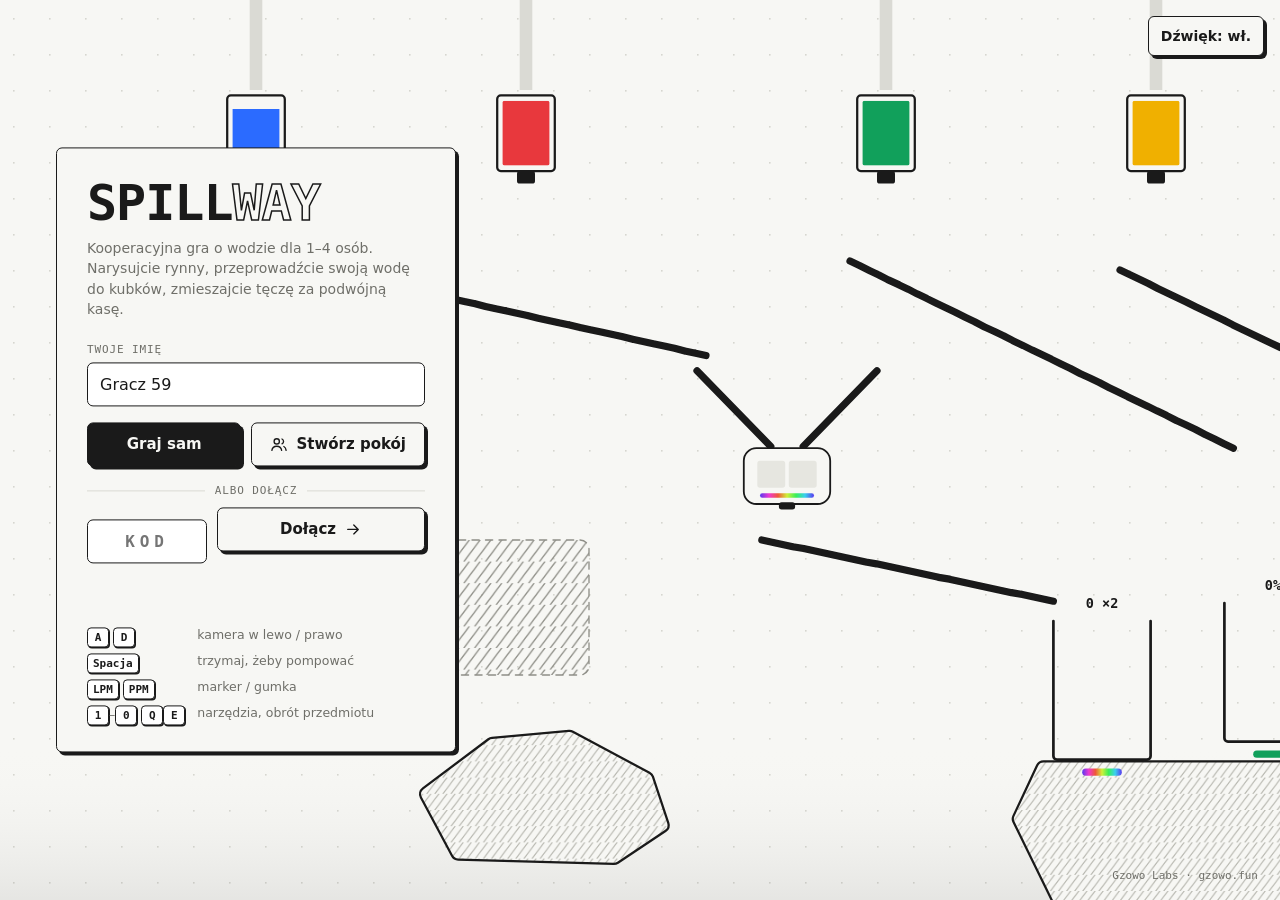
<file: index.html>
<!doctype html>
<html lang="pl">
<head>
<meta charset="utf-8">
<meta name="viewport" content="width=device-width,initial-scale=1">
<title>Spillway</title>
<meta name="description" content="Kooperacyjna gra o wodzie dla 1–4 osób. Narysujcie rynny i przeprowadźcie wodę do kubków.">
<meta name="theme-color" content="#F7F7F4">
<link rel="icon" href="data:image/svg+xml,%3Csvg xmlns='http://www.w3.org/2000/svg' viewBox='0 0 32 32'%3E%3Crect width='32' height='32' rx='6' fill='%23F7F7F4'/%3E%3Cpath d='M16 5c4 5.5 7.5 9.4 7.5 13.6a7.5 7.5 0 0 1-15 0C8.5 14.4 12 10.5 16 5z' fill='%232B6BFF' stroke='%231A1A1A' stroke-width='2'/%3E%3C/svg%3E">
<link rel="stylesheet" href="css/app.css">
</head>
<body>
<script type="module" src="src/main.js"></script>
</body>
</html>
</file>
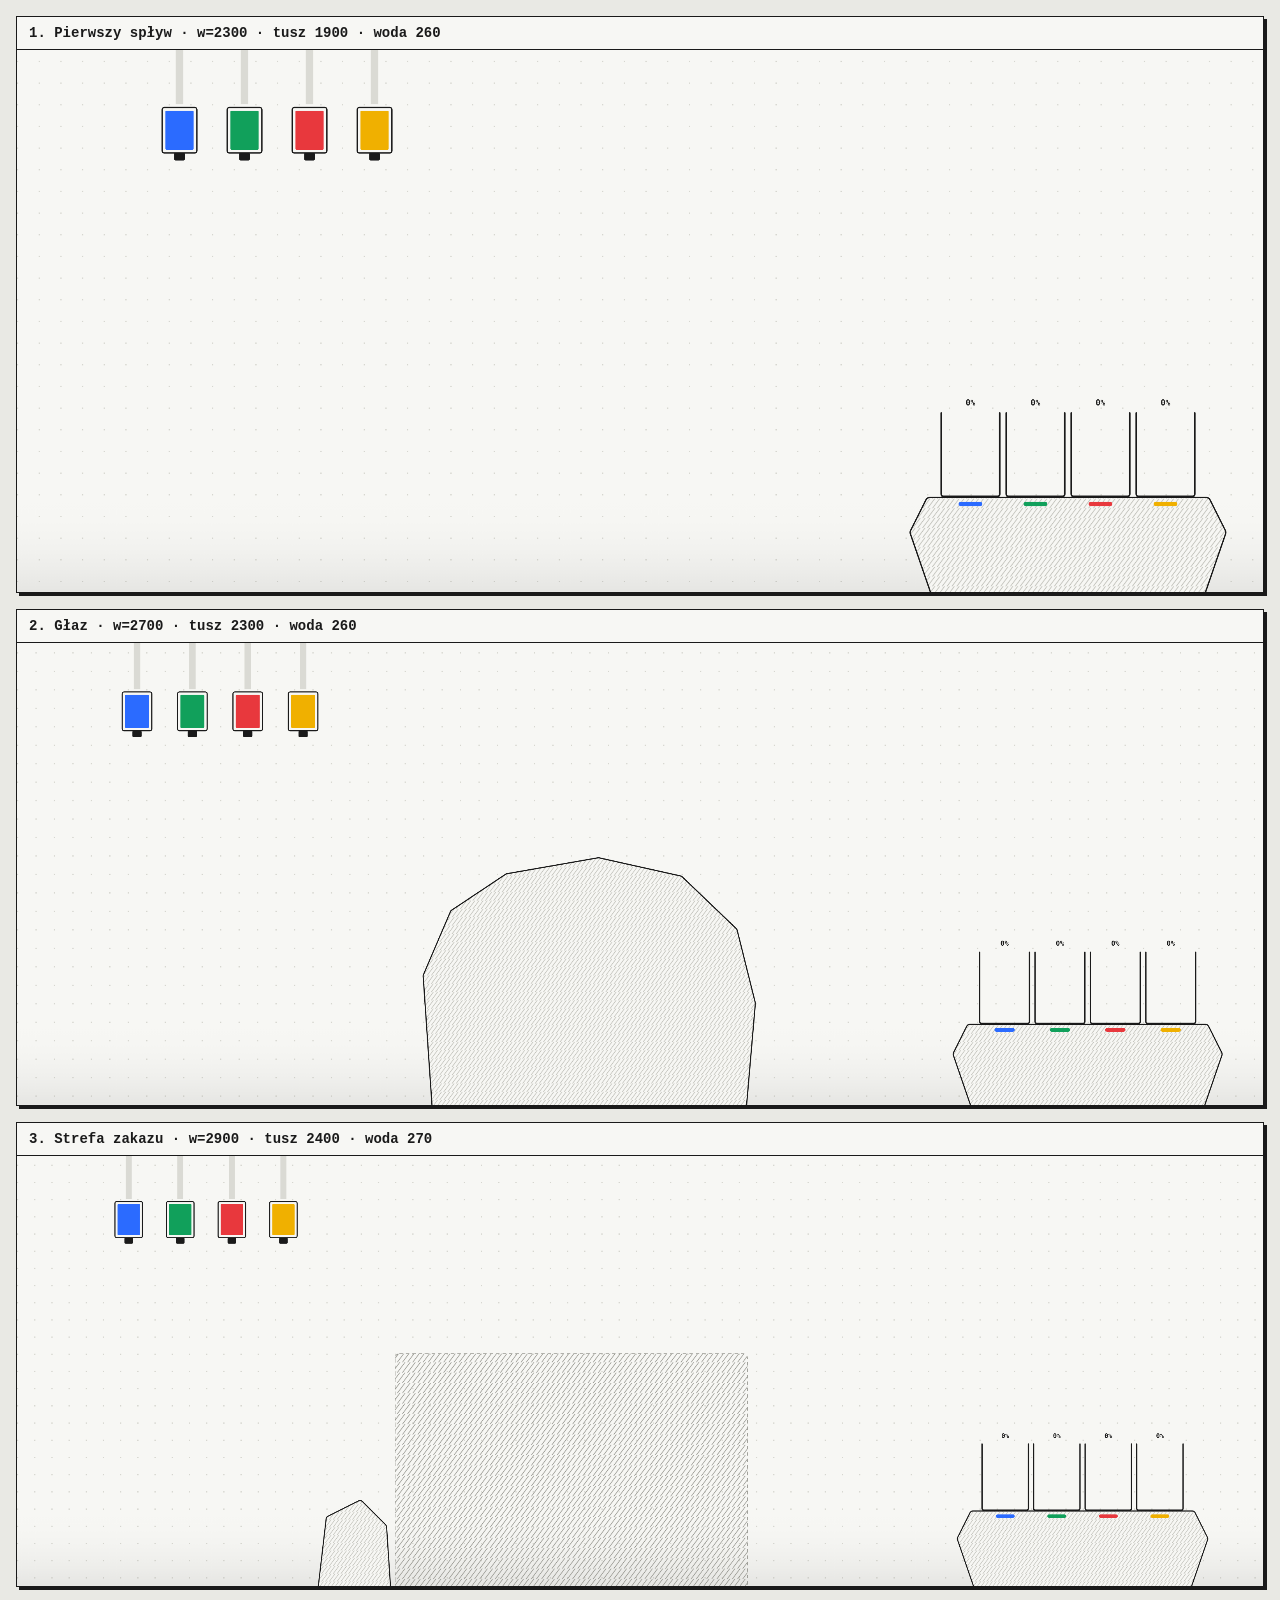
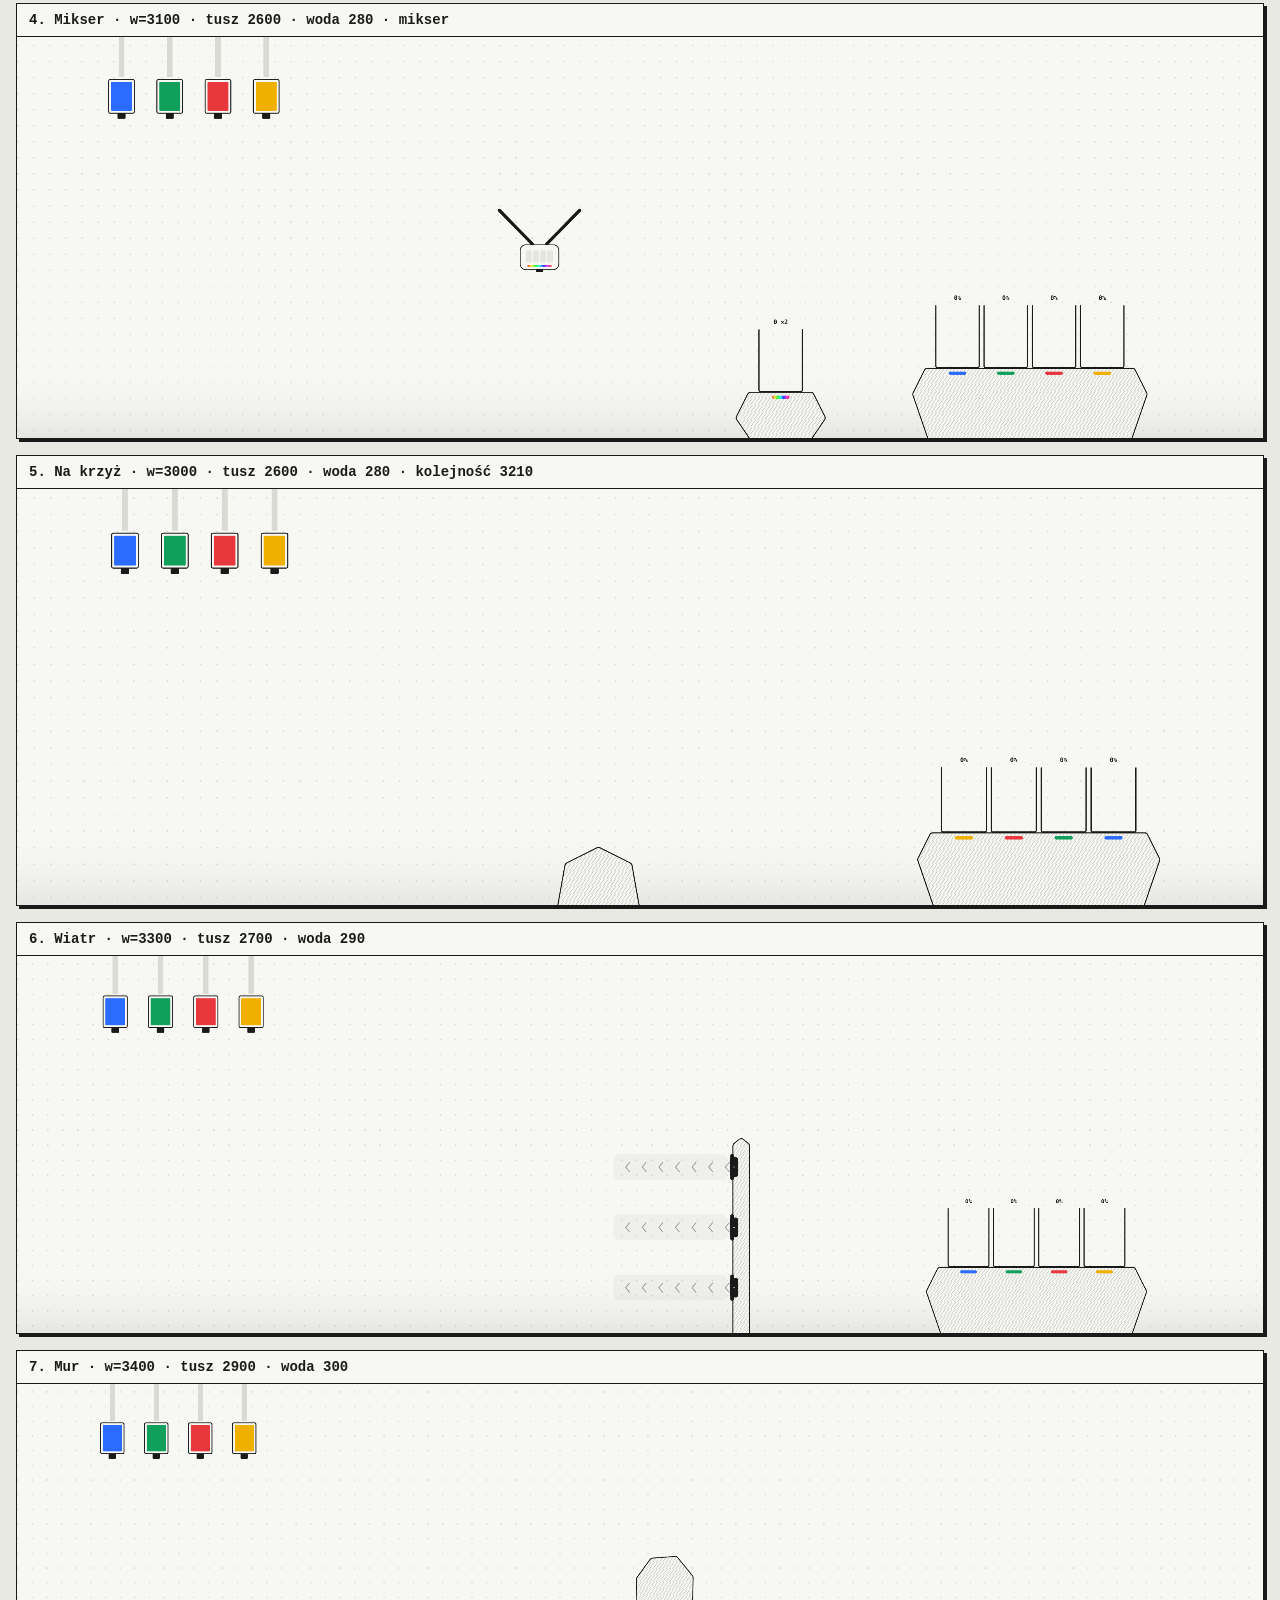
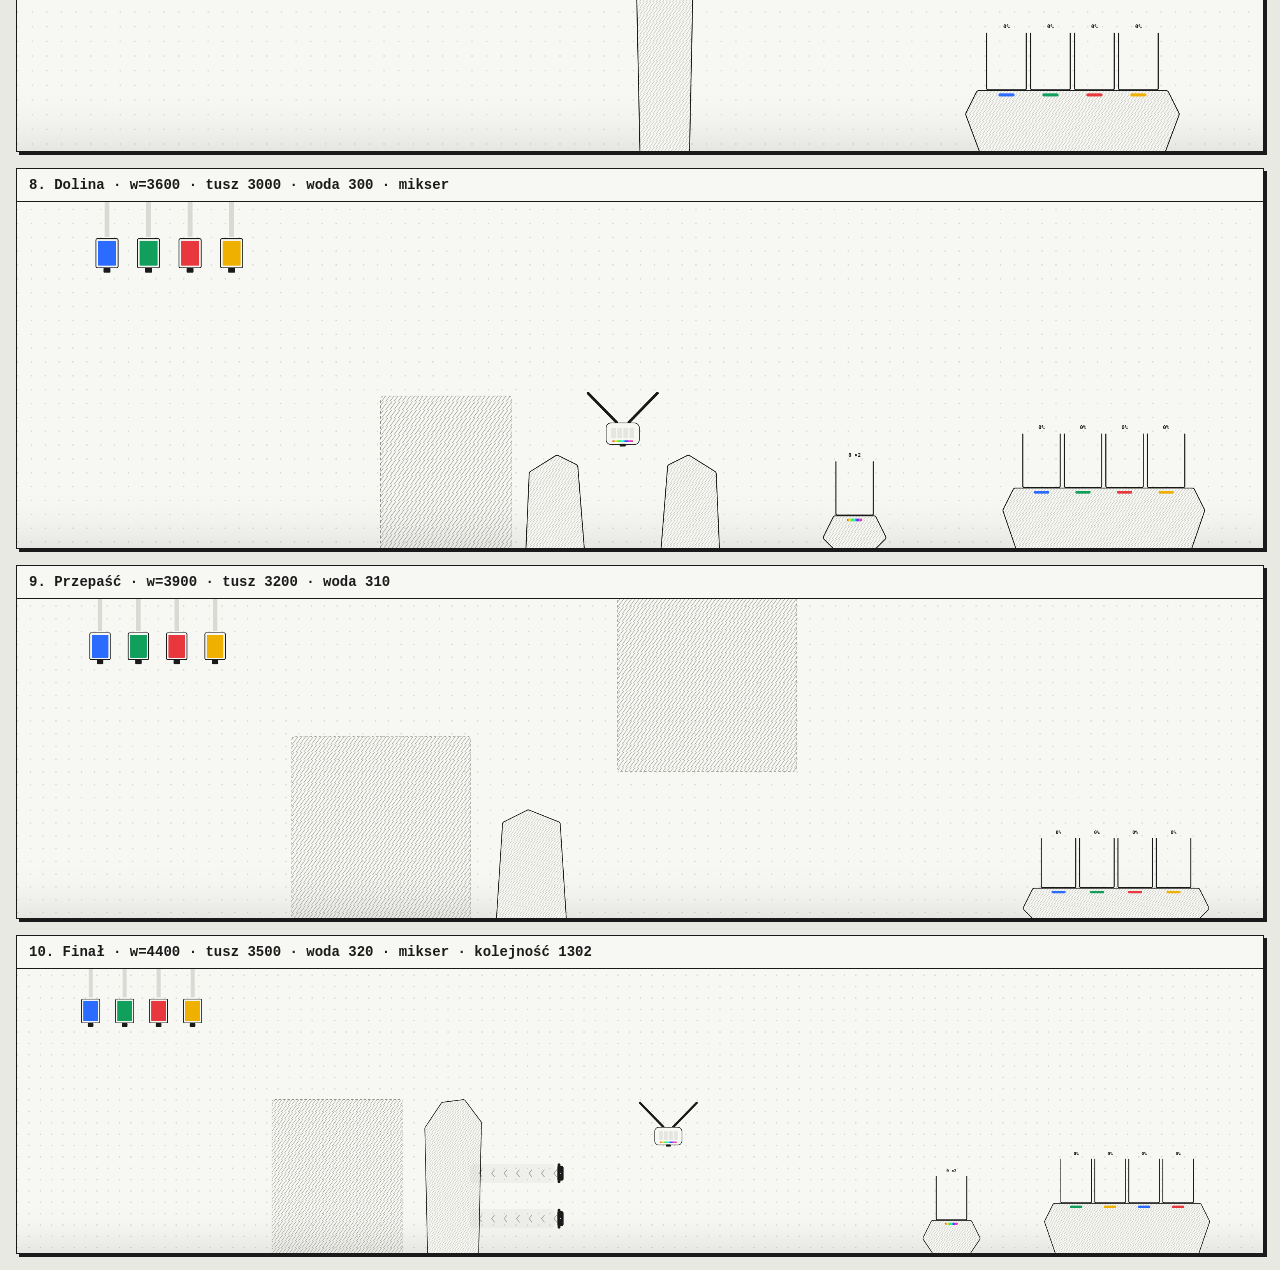
<file: Niepotrzebne/levels.html>
<!doctype html>
<html lang="pl">
<head>
<meta charset="utf-8">
<title>Spillway · poziomy</title>
<style>
  body { margin: 0; background: #E9E9E4; font: 600 14px "SF Mono", ui-monospace, monospace; color: #1A1A1A; }
  .lv { margin: 16px; background: #F7F7F4; border: 1.5px solid #1A1A1A; box-shadow: 3px 3px 0 #1A1A1A; }
  .lv h2 { margin: 0; padding: 8px 12px; font-size: 14px; border-bottom: 1.5px solid #1A1A1A; }
  canvas { display: block; width: 100%; }
</style>
</head>
<body>
<script type="module">
import { World } from '../src/sim/world.js';
import { LEVELS } from '../src/sim/levels.js';
import { Painter } from '../src/render/painter.js';
import { STYLE } from '../src/style.js';

const n = +(new URLSearchParams(location.search).get('n') || 4);
const W0 = 1600;
LEVELS.forEach((lv, i) => {
  const box = document.createElement('div');
  box.className = 'lv';
  box.innerHTML = `<h2>${i + 1}. ${lv.name} · w=${lv.w} · tusz ${lv.ink} · woda ${lv.water}${lv.mixer ? ' · mikser' : ''}${lv.order ? ' · kolejność ' + lv.order.join('') : ''}</h2>`;
  const c = document.createElement('canvas');
  const scale = W0 / lv.w, h = Math.round(1000 * scale);
  c.width = W0 * 2; c.height = h * 2;
  c.style.aspectRatio = `${W0} / ${h}`;
  box.append(c);
  document.body.append(box);
  const w = new World(lv, { n, seed: 1 });
  const p = new Painter(STYLE);
  p.bg(c.getContext('2d'), w, 0, scale, 2, W0, h, 0);
  const g = c.getContext('2d');
  const f = document.createElement('canvas'); f.width = c.width; f.height = c.height;
  p.front(f.getContext('2d'), w, 0, scale, 2, W0, h, 0);
  g.setTransform(1, 0, 0, 1, 0, 0);
  g.drawImage(f, 0, 0);
});
</script>
</body>
</html>
</file>
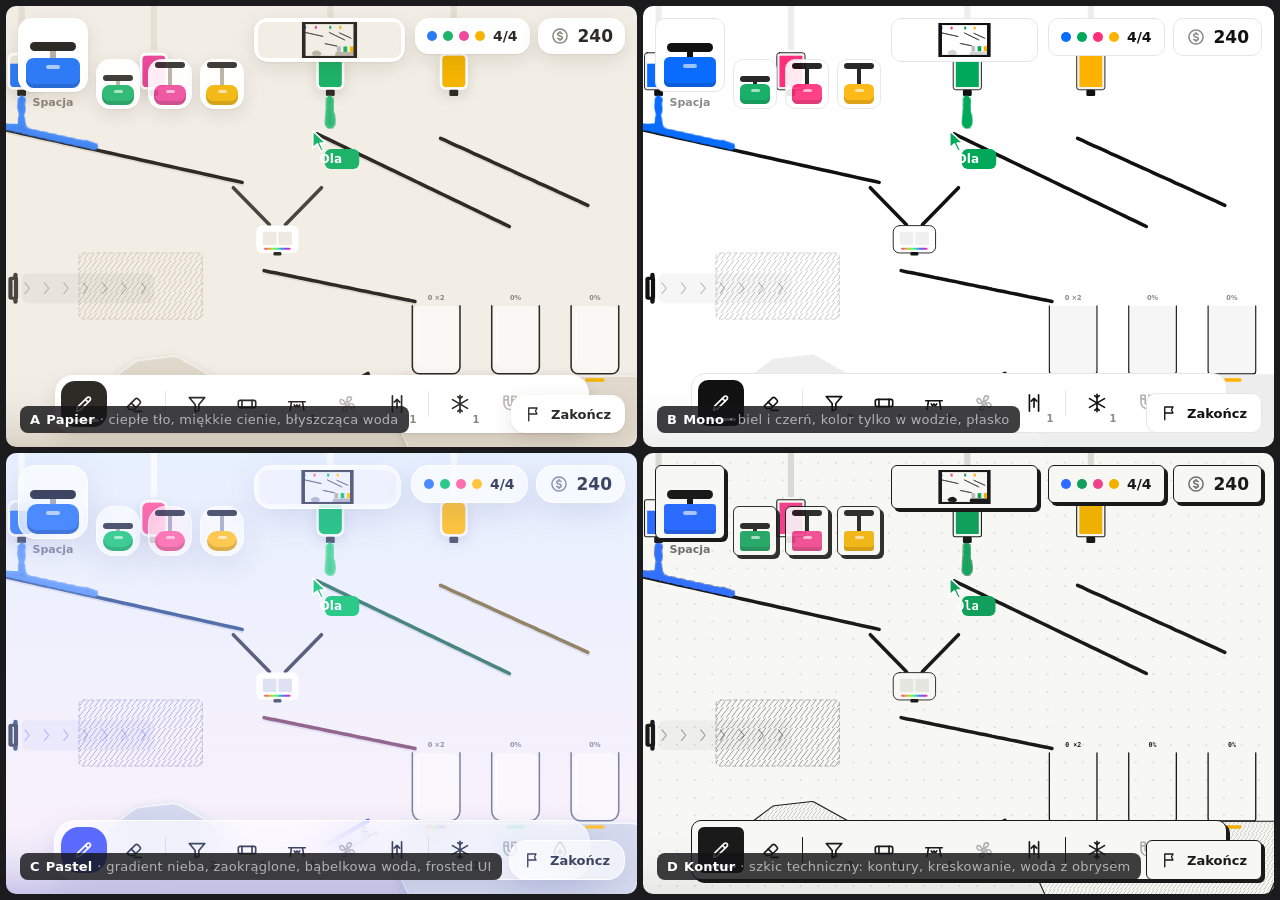
<file: Niepotrzebne/style-variants.html>
<!doctype html>
<html lang="pl">
<head>
<meta charset="utf-8">
<meta name="viewport" content="width=device-width,initial-scale=1">
<title>Spillway · warianty stylu</title>
<style>
  :root { --font: "SF Pro Rounded", ui-rounded, -apple-system, system-ui, sans-serif; }
  * { box-sizing: border-box; margin: 0; }
  html, body { height: 100%; background: #1b1b1d; overflow: hidden; font-family: -apple-system, system-ui, sans-serif; }
  #grid { display: grid; grid-template-columns: 1fr 1fr; grid-template-rows: 1fr 1fr; gap: 6px; height: 100vh; padding: 6px; }
  #grid.solo { grid-template-columns: 1fr; grid-template-rows: 1fr; }
  #grid.solo .tile:not(.on) { display: none; }
  .tile { position: relative; overflow: hidden; border-radius: 10px; cursor: zoom-in; }
  #grid.solo .tile { cursor: zoom-out; border-radius: 0; }
  .tile canvas { position: absolute; inset: 0; width: 100%; height: 100%; display: block; }
  .tag { position: absolute; left: 14px; bottom: 14px; z-index: 5; font: 600 13px -apple-system, system-ui; padding: 6px 10px; border-radius: 8px; background: rgba(20,20,22,.82); color: #fff; letter-spacing: .02em; }
  .tag b { font-weight: 800; margin-right: 6px; }
  .hud { position: absolute; inset: 0; pointer-events: none; font-family: var(--f); color: var(--ink); }
  .top { position: absolute; top: 12px; left: 12px; right: 12px; display: flex; align-items: flex-start; justify-content: space-between; gap: 10px; }
  .pill { display: flex; align-items: center; gap: 8px; padding: 8px 12px; background: var(--panel); border: var(--bd); border-radius: var(--r); box-shadow: var(--sh); backdrop-filter: var(--blur); -webkit-backdrop-filter: var(--blur); font-size: 14px; font-weight: 600; }
  .pumps { display: flex; gap: 8px; align-items: flex-end; }
  .plunger { position: relative; width: 70px; height: 74px; padding: 0; display: flex; justify-content: center; }
  .plunger .handle { position: absolute; top: 4px; left: 50%; width: 46px; margin-left: -23px; transition: transform .12s cubic-bezier(.3,1.4,.6,1); }
  .plunger .bar { display: block; height: 9px; border-radius: 5px; background: var(--ink); }
  .plunger .rod { display: block; width: 6px; height: 30px; margin: 0 auto; background: var(--rod); }
  .plunger .box { position: absolute; bottom: 4px; left: 8px; right: 8px; height: 30px; border-radius: calc(var(--r) * .55); background: var(--c); box-shadow: inset 0 -4px 0 rgba(0,0,0,.14); }
  .plunger .box::after { content: ""; position: absolute; left: 50%; top: 7px; width: 14px; height: 4px; margin-left: -7px; border-radius: 2px; background: rgba(255,255,255,.6); }
  .plunger.down .handle { transform: translateY(20px); }
  .plunger.small { width: 44px; height: 50px; opacity: .9; }
  .plunger.small .handle { width: 30px; margin-left: -15px; top: 3px; }
  .plunger.small .bar { height: 6px; }
  .plunger.small .rod { height: 20px; width: 4px; }
  .plunger.small .box { height: 20px; left: 6px; right: 6px; }
  .plunger.small.down .handle { transform: translateY(13px); }
  .plunger.small .box::after { top: 5px; width: 9px; margin-left: -4.5px; height: 3px; }
  .pwrap { display: flex; flex-direction: column; align-items: center; gap: 4px; }
  .pwrap small { font-size: 11px; font-weight: 600; color: var(--sub); }
  .mini { width: 220px; height: 44px; padding: 4px; }
  .mini canvas { position: static; width: 100%; height: 100%; border-radius: calc(var(--r) * .5); }
  .money { font-variant-numeric: tabular-nums; font-size: 17px; font-weight: 700; }
  .money .ic { color: var(--sub); }
  .who { display: flex; gap: 6px; }
  .who i { width: 10px; height: 10px; border-radius: 50%; background: var(--c); display: inline-block; }
  .bar2 { position: absolute; left: 50%; bottom: 14px; transform: translateX(-50%); display: flex; align-items: center; gap: 4px; padding: 6px; background: var(--panel); border: var(--bd); border-radius: calc(var(--r) + 4px); box-shadow: var(--sh); backdrop-filter: var(--blur); -webkit-backdrop-filter: var(--blur); }
  .slot { position: relative; width: 46px; height: 46px; border-radius: var(--r); display: grid; place-items: center; color: var(--ink); }
  .slot.sel { background: var(--sel); color: var(--selInk); }
  .slot .n { position: absolute; right: 3px; bottom: 2px; font-size: 10px; font-weight: 700; color: var(--sub); font-variant-numeric: tabular-nums; }
  .slot.sel .n { color: var(--selInk); opacity: .7; }
  .slot.off { opacity: .32; }
  .slot .ink { position: absolute; left: 8px; right: 8px; bottom: 5px; height: 3px; border-radius: 2px; background: var(--track); overflow: hidden; }
  .slot .ink i { display: block; height: 100%; width: 64%; background: currentColor; }
  .sep { width: 1px; height: 26px; background: var(--sep); margin: 0 4px; }
  .end { position: absolute; right: 12px; bottom: 14px; }
  .btn { padding: 10px 14px; font-weight: 650; font-size: 13px; }
</style>
</head>
<body>
<div id="grid"></div>
<script type="module">
import { World } from '../src/sim/world.js';
import { WaterRenderer } from '../src/render/water.js';
import { Painter, VIEW_H } from '../src/render/painter.js';
import { icon } from '../src/ui/icons.js';

const demo = {
  name: 'demo', w: 1600, water: 99999, ink: 3000,
  tanks: [120, 1100, 150], shelf: [1240, 1420, 830], order: [1, 3],
  mixer: [700, 500], rainbowCup: [1060, 830],
  rocks: [
    [980, 835, 1520, 835, 1550, 900, 1500, 1010, 1000, 1010, 950, 900],
    [300, 860, 380, 800, 470, 790, 560, 840, 580, 900, 520, 940, 340, 935],
  ],
  nodraw: [[250, 560, 280, 150]],
};

const W = new World(demo, { n: 4, seed: 3, inv: [{}, {}, {}, {}] });
const tx = [120, 820, 420, 1100];
W.tanks.forEach((t, i) => { t.x = tx[i]; t.total = 260; t.left = 260; });
W.cups[0].x = 1240; W.cups[1].x = 1420; W.mixer.need = [0, 2];
W.rebuild();
const line = (p, x0, y0, x1, y1) => { const d = []; const n = Math.ceil(Math.hypot(x1 - x0, y1 - y0) / 14); for (let i = 0; i <= n; i++) d.push(Math.round((x0 + (x1 - x0) * i / n) * 2), Math.round((y0 + (y1 - y0) * i / n) * 2)); W.apply({ t: 'l', p, d }); };
line(0, 80, 280, 620, 400);
line(2, 670, 600, 1012, 670);
line(1, 790, 290, 1226, 500);
line(3, 1070, 300, 1404, 452);
W.inv[0].fan = 1; W.apply({ t: 'i', p: 0, k: 'fan', x: 120 * 2, y: 640 * 2, a: 0 });
W.inv[3].tramp = 1; W.apply({ t: 'i', p: 3, k: 'tramp', x: 860 * 2, y: 860 * 2, a: 22 });

const font = (f) => `${f}`;
const V = [
  {
    id: 'A', name: 'Papier', note: 'ciepłe tło, miękkie cienie, błyszcząca woda',
    css: { '--f': '"SF Pro Rounded", ui-rounded, -apple-system, system-ui', '--ink': '#2E2B27', '--sub': '#8C857B', '--panel': '#FFFFFF', '--bd': '0', '--r': '14px', '--sh': '0 6px 20px rgba(70,50,20,.12), 0 1px 2px rgba(70,50,20,.08)', '--blur': 'none', '--sel': '#2E2B27', '--selInk': '#FFFFFF', '--track': '#EAE4D9', '--sep': '#EAE4D9', '--rod': '#B8AFA2' },
    s: {
      font: '"SF Pro Rounded", ui-rounded, -apple-system, system-ui', bg: '#F2EEE6', bgSolid: '#F2EEE6', abyss: ['rgba(242,238,230,0)', 'rgba(214,206,192,0.95)'],
      rockFill: '#E0D9CC', rockShadow: ['rgba(80,60,30,0.16)', 22, 8], rockTop: 'rgba(255,255,255,0.55)', rockRound: 22,
      line: '#2E2B27', lineShadow: 'rgba(70,50,20,0.10)', lineTint: 0, cupBack: 'rgba(255,255,255,0.6)', cupRound: 16, cupStroke: '#2E2B27', cupStrokeW: 3.5, cupGloss: 'rgba(255,255,255,0.9)', cupLabel: '#8C857B',
      tankBody: '#FFFFFF', tankEmpty: '#EFEAE1', tankShadow: 'rgba(70,50,20,0.16)', tankRound: 14, pipe: '#E5DFD4', nozzle: '#2E2B27',
      item: '#4A4540', itemTint: 0, wall: '#BDB4A5', tramp: '#2E2B27', zone: 'rgba(46,43,39,0.05)', zoneArrow: 'rgba(46,43,39,0.28)',
      mixerBody: '#FFFFFF', mixerSlot: '#EFEAE1', nodraw: '#C7BDAC', error: '#E5484D',
      pal: ['#2F7BF6', '#1DB46A', '#EE4A9C', '#F4B400'],
    },
    look: { th: 0.55, rim: 0, rimW: 0.35, rimCol: [0.6, 0.6, 0.6], gloss: 0.5, inner: 0.32, depth: 0.14, alpha: 0.97, sat: 1, light: 1, ice: 0.75, iceCol: [0.9, 0.96, 1] },
  },
  {
    id: 'B', name: 'Mono', note: 'biel i czerń, kolor tylko w wodzie, płasko',
    css: { '--f': '-apple-system, "SF Pro Display", system-ui', '--ink': '#111111', '--sub': '#8A8A8A', '--panel': '#FFFFFF', '--bd': '1px solid #E6E6E6', '--r': '10px', '--sh': 'none', '--blur': 'none', '--sel': '#111111', '--selInk': '#FFFFFF', '--track': '#EDEDED', '--sep': '#E6E6E6', '--rod': '#111111' },
    s: {
      font: '-apple-system, "SF Pro Display", system-ui', bg: '#FFFFFF', bgSolid: '#FFFFFF', abyss: ['rgba(255,255,255,0)', 'rgba(0,0,0,0.07)'],
      rockFill: '#EDEDED', rockRound: 3,
      line: '#111111', lineTint: 0, cupBack: 'rgba(0,0,0,0.035)', cupRound: 6, cupStroke: '#111111', cupStrokeW: 2.5, cupLabel: '#8A8A8A',
      tankBody: '#F3F3F3', tankEmpty: '#FFFFFF', tankStroke: '#111111', tankStrokeW: 2, tankRound: 6, pipe: '#EDEDED', nozzle: '#111111',
      item: '#111111', itemTint: 0, wall: '#D4D4D4', tramp: '#111111', zone: 'rgba(0,0,0,0.035)', zoneArrow: 'rgba(0,0,0,0.25)',
      mixerBody: '#FFFFFF', mixerStroke: '#111111', mixerSlot: '#F0F0F0', nodraw: '#BDBDBD', error: '#E5484D',
      pal: ['#0A6CFF', '#00A859', '#FF2D7A', '#FFB300'],
    },
    look: { th: 0.55, rim: 0, rimW: 0.3, rimCol: [0.6, 0.6, 0.6], gloss: 0, inner: 0, depth: 0, alpha: 1, sat: 1, light: 1, ice: 0.75, iceCol: [0.9, 0.96, 1] },
  },
  {
    id: 'C', name: 'Pastel', note: 'gradient nieba, zaokrąglone, bąbelkowa woda, frosted UI',
    css: { '--f': '"SF Pro Rounded", ui-rounded, -apple-system, system-ui', '--ink': '#3E4563', '--sub': '#8C93B0', '--panel': 'rgba(255,255,255,.62)', '--bd': '1px solid rgba(255,255,255,.9)', '--r': '18px', '--sh': '0 10px 30px rgba(90,100,170,.16)', '--blur': 'blur(18px) saturate(1.4)', '--sel': '#5B6BFF', '--selInk': '#FFFFFF', '--track': 'rgba(91,107,255,.15)', '--sep': 'rgba(62,69,99,.12)', '--rod': '#A7AEC8' },
    s: {
      font: '"SF Pro Rounded", ui-rounded, -apple-system, system-ui', bgSolid: '#EEF2FF', abyss: ['rgba(240,236,255,0)', 'rgba(196,192,232,0.9)'],
      drawBg(ctx, w, h) { const g = ctx.createLinearGradient(0, 0, 0, h); g.addColorStop(0, '#E7F0FF'); g.addColorStop(1, '#FBF1FA'); ctx.fillStyle = g; ctx.fillRect(0, 0, w, h); },
      rockFill: '#D6DAEE', rockShadow: ['rgba(90,100,170,0.20)', 26, 10], rockTop: 'rgba(255,255,255,0.7)', rockRound: 30,
      line: '#59617F', lineShadow: 'rgba(90,100,170,0.14)', lineTint: 0.35, cupBack: 'rgba(255,255,255,0.55)', cupRound: 22, cupStroke: '#7C84A6', cupStrokeW: 3.5, cupGloss: 'rgba(255,255,255,0.95)', cupLabel: '#8C93B0',
      tankBody: 'rgba(255,255,255,0.85)', tankEmpty: 'rgba(220,226,248,0.9)', tankShadow: 'rgba(90,100,170,0.22)', tankRound: 18, pipe: 'rgba(255,255,255,0.7)', nozzle: '#59617F',
      item: '#59617F', itemTint: 0.3, wall: '#B7BCD8', tramp: '#5B6BFF', zone: 'rgba(91,107,255,0.06)', zoneArrow: 'rgba(91,107,255,0.4)',
      mixerBody: 'rgba(255,255,255,0.9)', mixerSlot: 'rgba(214,218,238,0.8)', nodraw: '#A9A6D6', error: '#E5484D',
      pal: ['#4C8BFF', '#2BC98A', '#FF6EB0', '#FFC53D'],
    },
    look: { th: 0.55, rim: 0, rimW: 0.35, rimCol: [0.6, 0.6, 0.6], gloss: 0.7, inner: 0.6, depth: 0.1, alpha: 0.95, sat: 0.95, light: 1.03, ice: 0.75, iceCol: [0.92, 0.97, 1] },
  },
  {
    id: 'D', name: 'Kontur', note: 'szkic techniczny: kontury, kreskowanie, woda z obrysem',
    css: { '--f': '-apple-system, system-ui', '--ink': '#1A1A1A', '--sub': '#6F6F69', '--panel': '#F7F7F4', '--bd': '1.5px solid #1A1A1A', '--r': '6px', '--sh': '3px 3px 0 #1A1A1A', '--blur': 'none', '--sel': '#1A1A1A', '--selInk': '#F7F7F4', '--track': '#DADAD4', '--sep': '#1A1A1A', '--rod': '#1A1A1A' },
    s: {
      font: '"SF Mono", ui-monospace, Menlo, monospace', bgSolid: '#F7F7F4', abyss: ['rgba(247,247,244,0)', 'rgba(26,26,26,0.07)'],
      drawBg(ctx, w, h, cam, sc) { ctx.fillStyle = '#F7F7F4'; ctx.fillRect(0, 0, w, h); ctx.fillStyle = '#D9D9D2'; const st = 40 * sc, ox = -(cam * sc) % st; for (let x = ox; x < w; x += st) for (let y = st / 2; y < h; y += st) ctx.fillRect(x, y, 1.6, 1.6); },
      rockFill: '#F7F7F4', rockHatch: '#B5B5AD', rockStroke: '#1A1A1A', rockStrokeW: 2.5, rockRound: 8,
      line: '#1A1A1A', lineTint: 0, cupBack: 'rgba(247,247,244,0.0)', cupRound: 4, cupStroke: '#1A1A1A', cupStrokeW: 3, cupLabel: '#1A1A1A',
      tankBody: '#F7F7F4', tankEmpty: '#F7F7F4', tankStroke: '#1A1A1A', tankStrokeW: 2.5, tankRound: 4, pipe: '#DADAD4', nozzle: '#1A1A1A',
      item: '#1A1A1A', itemTint: 0, wall: '#1A1A1A', tramp: '#1A1A1A', zone: 'rgba(26,26,26,0.04)', zoneArrow: 'rgba(26,26,26,0.4)',
      mixerBody: '#F7F7F4', mixerStroke: '#1A1A1A', mixerSlot: '#E6E6E0', nodraw: '#8F8F88', error: '#E5484D',
      pal: ['#2B6BFF', '#11A05B', '#F0428C', '#F0B000'],
    },
    look: { th: 0.55, rim: 1, rimW: 0.22, rimCol: [0.38, 0.38, 0.38], gloss: 0, inner: 0.12, depth: 0, alpha: 1, sat: 1, light: 1, ice: 0.75, iceCol: [0.9, 0.96, 1] },
  },
];

const grid = document.getElementById('grid');
const tiles = V.map((v, idx) => {
  const el = document.createElement('div');
  el.className = 'tile';
  const cb = document.createElement('canvas'), cw = document.createElement('canvas'), cf = document.createElement('canvas');
  el.append(cb, cw, cf);
  const hud = document.createElement('div');
  hud.className = 'hud';
  for (const [k, val] of Object.entries(v.css)) hud.style.setProperty(k, val);
  const pal = v.s.pal;
  const slot = (ic, n, cls = '') => `<div class="slot ${cls}">${icon(ic)}${n !== undefined ? `<span class="n">${n}</span>` : ''}</div>`;
  hud.innerHTML = `
    <div class="top">
      <div class="pumps">
        <div class="pwrap"><div class="pill plunger" style="--c:${pal[0]}"><div class="handle"><i class="bar"></i><i class="rod"></i></div><div class="box"></div></div><small>Spacja</small></div>
        ${[1, 2, 3].map((i) => `<div class="pill plunger small" style="--c:${pal[i]}"><div class="handle"><i class="bar"></i><i class="rod"></i></div><div class="box"></div></div>`).join('')}
      </div>
      <div class="pill mini"><canvas></canvas></div>
      <div style="display:flex;gap:8px">
        <div class="pill who">${pal.map((c, i) => `<i style="--c:${c}"></i>`).join('')}<span style="margin-left:2px">4/4</span></div>
        <div class="pill money">${icon('coin', 20)}<span>240</span></div>
      </div>
    </div>
    <div class="bar2">
      <div class="slot sel">${icon('marker')}<span class="ink"><i></i></span></div>
      ${slot('eraser')}
      <span class="sep"></span>
      ${slot('funnel', 2)}${slot('pipe', 1)}${slot('tramp', 1)}${slot('fan', 0, 'off')}${slot('lift', 1)}
      <span class="sep"></span>
      ${slot('ice', 1)}${slot('magnet', 0, 'off')}${slot('refill', 2)}
    </div>
    <div class="end"><div class="pill btn">${icon('flag', 18)} Zakończ</div></div>`;
  el.append(hud);
  const tag = document.createElement('div');
  tag.className = 'tag';
  tag.innerHTML = `<b>${v.id}</b>${v.name} <span style="opacity:.6;font-weight:500">· ${v.note}</span>`;
  el.append(tag);
  grid.append(el);
  const wr = new WaterRenderer(cw);
  wr.setPalette(v.s.pal);
  const painter = new Painter(v.s);
  el.onclick = () => { const solo = grid.classList.toggle('solo'); tiles.forEach((t) => t.el.classList.toggle('on', solo && t === T)); resize(); };
  const T = { el, cb, cw, cf, wr, painter, v, hud, mini: hud.querySelector('.mini canvas'), plungers: hud.querySelectorAll('.plunger') };
  return T;
});
addEventListener('keydown', (e) => { const i = '1234'.indexOf(e.key); if (i >= 0) { grid.classList.add('solo'); tiles.forEach((t, j) => t.el.classList.toggle('on', j === i)); resize(); } if (e.key === 'Escape') { grid.classList.remove('solo'); tiles.forEach((t) => t.el.classList.remove('on')); resize(); } });

function resize() {
  for (const T of tiles) {
    const r = T.el.getBoundingClientRect();
    T.w = r.width; T.h = r.height;
    const dpr = Math.min(devicePixelRatio, 2);
    for (const c of [T.cb, T.cf]) { c.width = Math.round(r.width * dpr); c.height = Math.round(r.height * dpr); }
    T.dpr = dpr;
    T.wr.resize(r.width, r.height, Math.min(devicePixelRatio, 1.5));
    const mr = T.mini.getBoundingClientRect();
    T.mini.width = Math.round(mr.width * dpr); T.mini.height = Math.round(mr.height * dpr);
  }
}
addEventListener('resize', resize);
resize();

const sched = [[0, 240, 520], [60, 240, 520], [130, 200, 480], [200, 220, 500]];
let acc = 0, last = performance.now();
function frame(now) {
  acc += Math.min(100, now - last); last = now;
  while (acc >= 1000 / 60) {
    acc -= 1000 / 60;
    W.tanks.forEach((t, i) => { const [o, on, per] = sched[i]; const ph = (W.tick + per - o) % per; t.on = ph < on; if (t.left <= 0) t.left = t.total; });
    W.cups.forEach((c) => { if (c.count > 420) { c.count = 0; c.wrong = 0; } });
    W.step();
  }
  const time = now / 1000;
  const fx = W.fx.splice(0);
  for (const T of tiles) {
    if (!T.w || T.el.offsetParent === null) continue;
    const scale = T.h / VIEW_H, vis = T.w / scale, cam = (W.lv.w - vis) / 2;
    const cbx = T.cb.getContext('2d'), cfx = T.cf.getContext('2d');
    T.painter.bg(cbx, W, cam, scale, T.dpr, T.w, T.h, time);
    T.wr.render(W.fluid, cam, scale, time, T.v.look);
    W.fx.push(...fx);
    T.painter.front(cfx, W, cam, scale, T.dpr, T.w, T.h, time);
    W.fx.length = 0;
    const cx = 300 + Math.sin(time * 0.7) * 260 + cam * 0, cy = 420 + Math.sin(time * 1.3) * 140;
    cfx.setTransform(T.dpr * scale, 0, 0, T.dpr * scale, -cam * scale * T.dpr, 0);
    drawCursor(cfx, cx + 600, cy, T.v.s.pal[1], 'Ola', T.v.s.font, 1 / scale);
    T.plungers.forEach((p, i) => p.classList.toggle('down', W.tanks[i].on));
    drawMini(T, cam, vis);
  }
  requestAnimationFrame(frame);
}
requestAnimationFrame(frame);

function drawCursor(ctx, x, y, c, name, f, k) {
  ctx.save();
  ctx.translate(x, y); ctx.scale(k, k);
  ctx.beginPath(); ctx.moveTo(0, 0); ctx.lineTo(0, 17); ctx.lineTo(4.5, 13); ctx.lineTo(8, 20); ctx.lineTo(10.5, 19); ctx.lineTo(7.2, 12); ctx.lineTo(13, 12); ctx.closePath();
  ctx.fillStyle = c; ctx.strokeStyle = '#fff'; ctx.lineWidth = 1.5; ctx.fill(); ctx.stroke();
  ctx.font = `600 12px ${f}`;
  const w = ctx.measureText(name).width + 12;
  ctx.fillStyle = c; ctx.beginPath(); ctx.roundRect(12, 18, w, 20, 6); ctx.fill();
  ctx.fillStyle = '#fff'; ctx.fillText(name, 18, 32);
  ctx.restore();
}

function drawMini(T, cam, vis) {
  const c = T.mini, g = c.getContext('2d'), w = c.width, h = c.height, s = T.v.s;
  const k = Math.min(w / W.lv.w, h / VIEW_H);
  g.setTransform(1, 0, 0, 1, 0, 0);
  g.clearRect(0, 0, w, h);
  g.fillStyle = s.bgSolid; g.fillRect(0, 0, w, h);
  g.setTransform(k, 0, 0, k, (w - W.lv.w * k) / 2, 0);
  g.fillStyle = s.rockStroke || s.wall;
  for (const p of W.lv.rocks) { g.beginPath(); for (let i = 0; i < p.length; i += 2) g.lineTo(p[i], p[i + 1]); g.fill(); }
  g.strokeStyle = s.line; g.lineWidth = 14; g.lineCap = 'round';
  g.beginPath(); for (const L of W.lines) { g.moveTo(L.ax, L.ay); g.lineTo(L.bx, L.by); } g.stroke();
  W.tanks.forEach((t) => { g.fillStyle = s.pal[t.p]; g.fillRect(t.x - 30, t.y - 40, 60, 80); });
  W.cups.forEach((cu) => { g.fillStyle = cu.c === 4 ? '#bbb' : s.pal[cu.c]; g.fillRect(cu.x - 54, cu.y - 150, 108, 150); });
  g.strokeStyle = s.line; g.lineWidth = 3 / k * 1.2;
  g.strokeRect(Math.max(0, cam), 8, Math.min(vis, W.lv.w), VIEW_H - 16);
}
</script>
</body>
</html>
</file>
<file: css/app.css>
/* Spillway: "Kontur" UI — paper, black outlines, hard shadows, monospace numbers. */
:root {
  --ink: #1A1A1A; --sub: #6F6F69; --paper: #F7F7F4; --line: #DADAD4; --soft: #EDEDE8;
  --r: 6px; --sh: 3px 3px 0 #1A1A1A; --sh-sm: 2px 2px 0 #1A1A1A;
  --mono: "SF Mono", ui-monospace, Menlo, monospace;
  --sans: -apple-system, "SF Pro Text", system-ui, sans-serif;
  --c0: #2B6BFF; --c1: #11A05B; --c2: #E8383D; --c3: #F0B000;
}
* { box-sizing: border-box; margin: 0; padding: 0; }
html, body { height: 100%; overflow: hidden; background: var(--paper); color: var(--ink); font-family: var(--sans); -webkit-font-smoothing: antialiased; user-select: none; -webkit-user-select: none; }
button { font: inherit; color: inherit; background: none; border: 0; cursor: pointer; }
input { font: inherit; color: inherit; }
.ic { display: block; flex: none; }
.hidden { display: none !important; }

.panel { background: var(--paper); border: 1.5px solid var(--ink); border-radius: var(--r); box-shadow: var(--sh); }
.btn { display: inline-flex; align-items: center; justify-content: center; gap: 8px; height: 44px; padding: 0 18px; background: var(--paper); border: 1.5px solid var(--ink); border-radius: var(--r); box-shadow: var(--sh); font-weight: 650; font-size: 15px; transition: transform .08s, box-shadow .08s, background .15s; white-space: nowrap; }
.btn:hover { background: #fff; }
.btn:active, .btn.press { transform: translate(3px, 3px); box-shadow: 0 0 0 var(--ink); }
.btn.dark { background: var(--ink); color: var(--paper); }
.btn.dark:hover { background: #333; }
.btn[disabled] { opacity: .35; pointer-events: none; }
.btn.big { height: 56px; font-size: 17px; padding: 0 26px; }
.mono { font-family: var(--mono); font-variant-numeric: tabular-nums; }
.lbl { font-family: var(--mono); font-size: 11px; letter-spacing: .08em; text-transform: uppercase; color: var(--sub); }

/* ---------- screens ---------- */
.screen { position: fixed; inset: 0; }
canvas.layer { position: absolute; inset: 0; width: 100%; height: 100%; display: block; }

/* ---------- menu ---------- */
#menu .card { position: absolute; left: 56px; top: 50%; transform: translateY(-50%); width: 400px; padding: 30px 30px 26px; }
#menu h1 { font-family: var(--mono); font-weight: 800; font-size: 50px; letter-spacing: -.02em; line-height: 1; }
#menu h1 span { -webkit-text-stroke: 1.5px var(--ink); color: transparent; }
#menu .tag { margin: 10px 0 24px; color: var(--sub); font-size: 14px; line-height: 1.45; }
#menu .field { display: flex; flex-direction: column; gap: 6px; margin-bottom: 16px; }
.inp { height: 44px; padding: 0 12px; border: 1.5px solid var(--ink); border-radius: var(--r); background: #fff; outline: none; font-size: 16px; user-select: text; -webkit-user-select: text; }
.inp:focus { box-shadow: var(--sh-sm); }
#menu .row { display: flex; gap: 10px; margin-top: 10px; }
#menu .row .btn { flex: 1; }
#menu .join { display: flex; gap: 10px; margin-top: 10px; }
#menu .join .inp { width: 120px; text-align: center; text-transform: uppercase; letter-spacing: .3em; font-family: var(--mono); font-weight: 700; }
#menu .join .btn { flex: 1; }
#menu .or { display: flex; align-items: center; gap: 10px; margin: 18px 0 8px; }
#menu .or::before, #menu .or::after { content: ""; flex: 1; height: 1px; background: var(--line); }
#menu .err { min-height: 20px; margin-top: 12px; font-size: 13px; font-weight: 600; }
#menu .err:not(:empty)::before { content: "! "; font-family: var(--mono); font-weight: 800; }
#menu .foot { position: absolute; right: 22px; bottom: 18px; font-family: var(--mono); font-size: 11px; color: var(--sub); }
#menu .keys { margin-top: 16px; display: grid; grid-template-columns: auto 1fr; gap: 6px 12px; font-size: 12.5px; color: var(--sub); }
.kbd { display: inline-flex; align-items: center; justify-content: center; min-width: 22px; height: 20px; padding: 0 5px; border: 1.2px solid var(--ink); border-radius: 4px; font-family: var(--mono); font-size: 11px; font-weight: 700; color: var(--ink); box-shadow: 1px 1px 0 var(--ink); background: #fff; }

/* ---------- level HUD ---------- */
.hud { position: absolute; inset: 0; pointer-events: none; }
.hud > * { pointer-events: auto; }
.hud .tl { position: absolute; left: 14px; top: 14px; display: flex; gap: 10px; align-items: flex-start; }
.hud .tc { position: absolute; left: 50%; top: 14px; transform: translateX(-50%); display: flex; flex-direction: column; align-items: center; gap: 8px; }
.hud .tr { position: absolute; right: 14px; top: 14px; display: flex; gap: 10px; align-items: flex-start; }
.pill { display: flex; align-items: center; gap: 8px; height: 40px; padding: 0 12px; background: var(--paper); border: 1.5px solid var(--ink); border-radius: var(--r); box-shadow: var(--sh); font-weight: 650; font-size: 14px; }
.money { font-family: var(--mono); font-size: 17px; font-weight: 800; }
.money .gain { font-size: 12px; color: var(--sub); font-weight: 700; }
.who { gap: 10px; }
.who .p { display: flex; align-items: center; gap: 5px; font-size: 12.5px; font-weight: 650; }
.who .p i { width: 10px; height: 10px; border-radius: 50%; border: 1.2px solid var(--ink); background: var(--c); }
.who .p.off { opacity: .35; }

.pump { position: relative; display: flex; flex-direction: column; align-items: center; gap: 5px; }
.plunger { position: relative; width: 74px; height: 78px; background: var(--paper); border: 1.5px solid var(--ink); border-radius: var(--r); box-shadow: var(--sh); cursor: pointer; overflow: hidden; touch-action: none; }
.plunger .handle { position: absolute; top: 6px; left: 50%; width: 48px; margin-left: -24px; transition: transform .1s cubic-bezier(.3, 1.5, .6, 1); }
.plunger .bar { display: block; height: 10px; border-radius: 3px; background: var(--ink); }
.plunger .rod { display: block; width: 6px; height: 32px; margin: 0 auto; background: var(--ink); }
.plunger .box { position: absolute; bottom: 7px; left: 8px; right: 8px; height: 30px; border: 1.5px solid var(--ink); border-radius: 4px; background: var(--c); }
.plunger .box::after { content: ""; position: absolute; left: 50%; top: 6px; width: 16px; height: 4px; margin-left: -8px; border-radius: 2px; background: var(--ink); opacity: .55; }
.plunger.down .handle { transform: translateY(21px); }
.plunger.empty .box { background: repeating-linear-gradient(-45deg, var(--paper) 0 4px, var(--line) 4px 6px); }
.plunger.small { width: 48px; height: 54px; cursor: default; box-shadow: var(--sh-sm); }
.plunger.small .handle { width: 32px; margin-left: -16px; top: 4px; }
.plunger.small .bar { height: 7px; }
.plunger.small .rod { width: 4px; height: 21px; }
.plunger.small .box { height: 20px; left: 6px; right: 6px; bottom: 5px; }
.plunger.small .box::after { top: 4px; width: 10px; margin-left: -5px; height: 3px; }
.plunger.small.down .handle { transform: translateY(14px); }
.pump .water { width: 100%; height: 5px; border: 1.2px solid var(--ink); border-radius: 3px; overflow: hidden; background: var(--paper); }
.pump .water i { display: block; height: 100%; background: var(--c); transition: width .2s; }
.pump .nm { font-family: var(--mono); font-size: 10.5px; font-weight: 700; max-width: 74px; overflow: hidden; text-overflow: ellipsis; white-space: nowrap; }

.mini { position: relative; width: 340px; height: 52px; padding: 4px; background: var(--paper); border: 1.5px solid var(--ink); border-radius: var(--r); box-shadow: var(--sh); cursor: pointer; }
.mini canvas { width: 100%; height: 100%; display: block; }
.lvname { font-family: var(--mono); font-size: 12px; font-weight: 700; padding: 3px 8px; background: var(--paper); border: 1.2px solid var(--ink); border-radius: 4px; }
.hud .hint { position: absolute; left: 50%; bottom: 92px; transform: translateX(-50%); width: max-content; }
.hint { max-width: 460px; display: flex; gap: 10px; align-items: flex-start; padding: 10px 12px; font-size: 13.5px; line-height: 1.4; background: #fff; border: 1.5px solid var(--ink); border-radius: var(--r); box-shadow: var(--sh-sm); transition: opacity .3s; }
.hint button { flex: none; opacity: .6; }
.hint button:hover { opacity: 1; }

.bar { position: absolute; left: 50%; bottom: 14px; transform: translateX(-50%); display: flex; align-items: center; gap: 4px; padding: 6px; background: var(--paper); border: 1.5px solid var(--ink); border-radius: 10px; box-shadow: var(--sh); }
.slot { position: relative; width: 50px; height: 50px; border-radius: var(--r); display: grid; place-items: center; transition: background .12s; }
.slot:hover { background: var(--soft); }
.slot.sel { background: var(--ink); color: var(--paper); }
.slot .n { position: absolute; right: 4px; bottom: 2px; font-family: var(--mono); font-size: 10px; font-weight: 800; }
.slot .k { position: absolute; left: 4px; top: 2px; font-family: var(--mono); font-size: 9px; font-weight: 700; opacity: .45; }
.slot.off { opacity: .28; }
.slot .ink { position: absolute; left: 8px; right: 8px; bottom: 6px; height: 4px; border: 1px solid currentColor; border-radius: 2px; overflow: hidden; }
.slot .ink i { display: block; height: 100%; background: currentColor; }
.slot .tip { position: absolute; bottom: 62px; left: 50%; transform: translateX(-50%); padding: 5px 8px; background: var(--ink); color: var(--paper); border-radius: 4px; font-size: 12px; font-weight: 600; white-space: nowrap; opacity: 0; pointer-events: none; transition: opacity .12s; }
.slot:hover .tip { opacity: 1; }
.sep { width: 1.5px; height: 30px; background: var(--ink); margin: 0 5px; opacity: .8; }
.bar .rot { position: absolute; bottom: 70px; left: 50%; transform: translateX(-50%); font-size: 12px; white-space: nowrap; display: flex; gap: 6px; align-items: center; padding: 4px 8px; background: var(--paper); border: 1.2px solid var(--ink); border-radius: 4px; }
.hud .br { position: absolute; right: 14px; bottom: 14px; display: flex; gap: 10px; }
.hud .bl { position: absolute; left: 14px; bottom: 14px; display: flex; gap: 10px; align-items: center; }
.spect { padding: 10px 14px; font-weight: 650; font-size: 14px; }

/* ---------- overlays ---------- */
.veil { position: fixed; inset: 0; display: grid; place-items: center; background: rgba(247, 247, 244, .55); z-index: 50; animation: fade .18s ease-out; }
.modal { width: min(520px, calc(100vw - 32px)); padding: 26px; animation: pop .22s cubic-bezier(.2, 1.4, .5, 1); }
.modal h2 { font-family: var(--mono); font-size: 22px; font-weight: 800; margin-bottom: 6px; }
.modal p { color: var(--sub); font-size: 14.5px; line-height: 1.45; }
.modal .acts { display: flex; gap: 10px; justify-content: flex-end; margin-top: 22px; }
@keyframes fade { from { opacity: 0; } }
@keyframes pop { from { transform: translateY(10px) scale(.97); opacity: 0; } }

.intro { position: fixed; left: 50%; top: 42%; transform: translate(-50%, -50%); z-index: 40; text-align: center; padding: 22px 34px; animation: pop .3s cubic-bezier(.2, 1.4, .5, 1); pointer-events: none; }
.intro .num { font-family: var(--mono); font-size: 13px; font-weight: 700; color: var(--sub); letter-spacing: .1em; }
.intro .t { font-family: var(--mono); font-size: 34px; font-weight: 800; margin-top: 4px; }
.intro .cd { font-family: var(--mono); font-size: 14px; margin-top: 8px; font-weight: 700; }
.intro.out { opacity: 0; transform: translate(-50%, -60%); transition: opacity .35s, transform .35s; }

.res-rows { margin-top: 16px; display: flex; flex-direction: column; gap: 8px; }
.res-row { display: grid; grid-template-columns: 14px 1fr 150px 58px; gap: 10px; align-items: center; font-size: 14px; }
.res-row i { width: 12px; height: 12px; border-radius: 50%; border: 1.2px solid var(--ink); background: var(--c); }
.res-row .meter { height: 10px; border: 1.2px solid var(--ink); border-radius: 3px; overflow: hidden; background: var(--paper); }
.res-row .meter b { display: block; height: 100%; background: var(--c); }
.res-row .pc { font-family: var(--mono); font-weight: 800; text-align: right; }
.res-row.rain i, .res-row.rain .meter b { background: linear-gradient(90deg, #E8383D, #F0B000, #11A05B, #2B6BFF, #9B5BFF); }
.res-total { display: flex; justify-content: space-between; align-items: baseline; margin-top: 18px; padding-top: 14px; border-top: 1.5px dashed var(--ink); }
.res-total .money { font-size: 28px; }
.stars { font-size: 26px; letter-spacing: 4px; margin-top: 10px; }
.stars .off { -webkit-text-stroke: 1.2px var(--ink); color: transparent; }

.toast { position: fixed; left: 50%; bottom: 170px; transform: translateX(-50%); z-index: 60; padding: 9px 14px; background: var(--ink); color: var(--paper); border-radius: var(--r); font-size: 13.5px; font-weight: 600; animation: pop .2s ease-out; pointer-events: none; }

/* ---------- shop ---------- */
#shop { overflow: hidden; }
#shop .strip { position: absolute; left: 0; top: 0; transform-origin: 0 0; will-change: transform; }
#shop .floor { position: absolute; left: 0; height: 2px; background: var(--ink); }
#shop .sec { position: absolute; top: 150px; }
#shop .sec > .lbl { position: absolute; top: -34px; left: 0; font-size: 14px; color: var(--ink); font-weight: 800; white-space: nowrap; }
.stall { position: absolute; width: 250px; height: 360px; padding: 18px; display: flex; flex-direction: column; }
.stall .art { height: 120px; display: grid; place-items: center; border: 1.5px solid var(--ink); border-radius: 4px; background: repeating-linear-gradient(-45deg, transparent 0 7px, rgba(26, 26, 26, .06) 7px 8.5px); }
.stall h3 { font-family: var(--mono); font-size: 17px; font-weight: 800; margin-top: 14px; }
.stall p { font-size: 13px; line-height: 1.4; color: var(--sub); margin-top: 6px; flex: 1; }
.stall .own { font-family: var(--mono); font-size: 12px; font-weight: 700; margin-bottom: 10px; display: flex; justify-content: space-between; }
.stall .pips { display: flex; gap: 4px; }
.stall .pips i { width: 14px; height: 9px; border: 1.2px solid var(--ink); border-radius: 2px; }
.stall .pips i.on { background: var(--ink); }
.stall .btn { width: 100%; }
.room-card { position: absolute; width: 560px; padding: 26px; }
.code { display: flex; gap: 8px; margin: 12px 0 16px; }
.code b { width: 58px; height: 70px; display: grid; place-items: center; font-family: var(--mono); font-size: 40px; font-weight: 800; border: 1.5px solid var(--ink); border-radius: 6px; box-shadow: var(--sh-sm); background: #fff; }
.plist { display: flex; flex-direction: column; gap: 8px; margin-top: 14px; }
.plist .pl { display: flex; align-items: center; gap: 10px; height: 40px; padding: 0 12px; border: 1.5px solid var(--ink); border-radius: 6px; font-weight: 650; background: #fff; }
.plist .pl i { width: 14px; height: 14px; border-radius: 50%; border: 1.2px solid var(--ink); background: var(--c); }
.plist .pl .tagx { margin-left: auto; font-family: var(--mono); font-size: 11px; color: var(--sub); }
.plist .pl.empty { border-style: dashed; color: var(--sub); background: transparent; font-weight: 500; }
.next-card { position: absolute; width: 520px; padding: 26px; }
.next-card canvas { width: 100%; height: 150px; display: block; border: 1.5px solid var(--ink); border-radius: 4px; margin: 14px 0; background: var(--paper); }
.go { position: absolute; width: 440px; padding: 30px; text-align: center; }
.go .btn { width: 100%; height: 120px; font-size: 30px; font-family: var(--mono); font-weight: 800; gap: 16px; }
.go p { margin-top: 18px; color: var(--sub); font-size: 14px; }
.shop-hud { position: absolute; inset: 0; pointer-events: none; }
.shop-hud > * { pointer-events: auto; }
.shop-hud .tr { position: absolute; right: 14px; top: 14px; display: flex; gap: 10px; }
.shop-hud .tl { position: absolute; left: 14px; top: 14px; display: flex; gap: 10px; }
.shop-hud .bc { position: absolute; left: 50%; bottom: 16px; transform: translateX(-50%); display: flex; align-items: center; gap: 12px; }
.track { width: 300px; height: 8px; border: 1.5px solid var(--ink); border-radius: 4px; position: relative; background: var(--paper); cursor: pointer; }
.track i { position: absolute; top: 0; bottom: 0; background: var(--ink); border-radius: 2px; }
.cursor { position: absolute; left: 0; top: 0; pointer-events: none; z-index: 5; transition: none; }
.cursor .nm { position: absolute; left: 14px; top: 18px; padding: 2px 7px; border: 1.2px solid var(--ink); border-radius: 4px; background: var(--c); color: #fff; font-family: var(--mono); font-size: 11px; font-weight: 700; white-space: nowrap; box-shadow: 1.5px 1.5px 0 var(--ink); }
.flash { animation: flash .5s; }
@keyframes flash { 30% { transform: scale(1.06); } }
</file>
